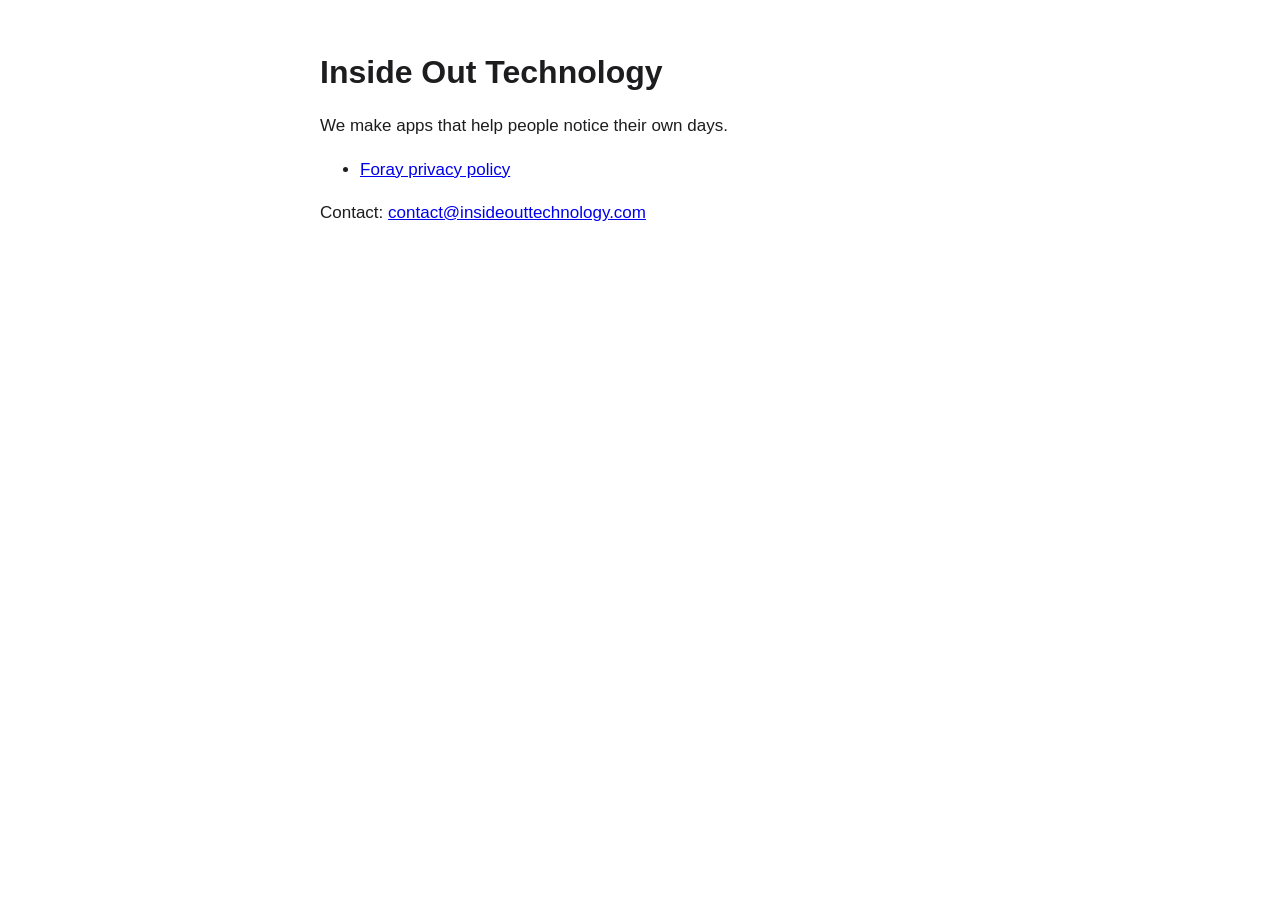
<file: index.html>
<!doctype html>
<html lang="en">
<head>
<meta charset="utf-8">
<meta name="viewport" content="width=device-width, initial-scale=1">
<title>Inside Out Technology</title>
<link rel="stylesheet" href="style.css">
</head>
<body>
<h1>Inside Out Technology</h1>
<p>We make apps that help people notice their own days.</p>
<ul>
<li><a href="privacy.html">Foray privacy policy</a></li>
</ul>
<p>Contact: <a href="mailto:contact@insideouttechnology.com">contact@insideouttechnology.com</a></p>
</body>
</html>
</file>
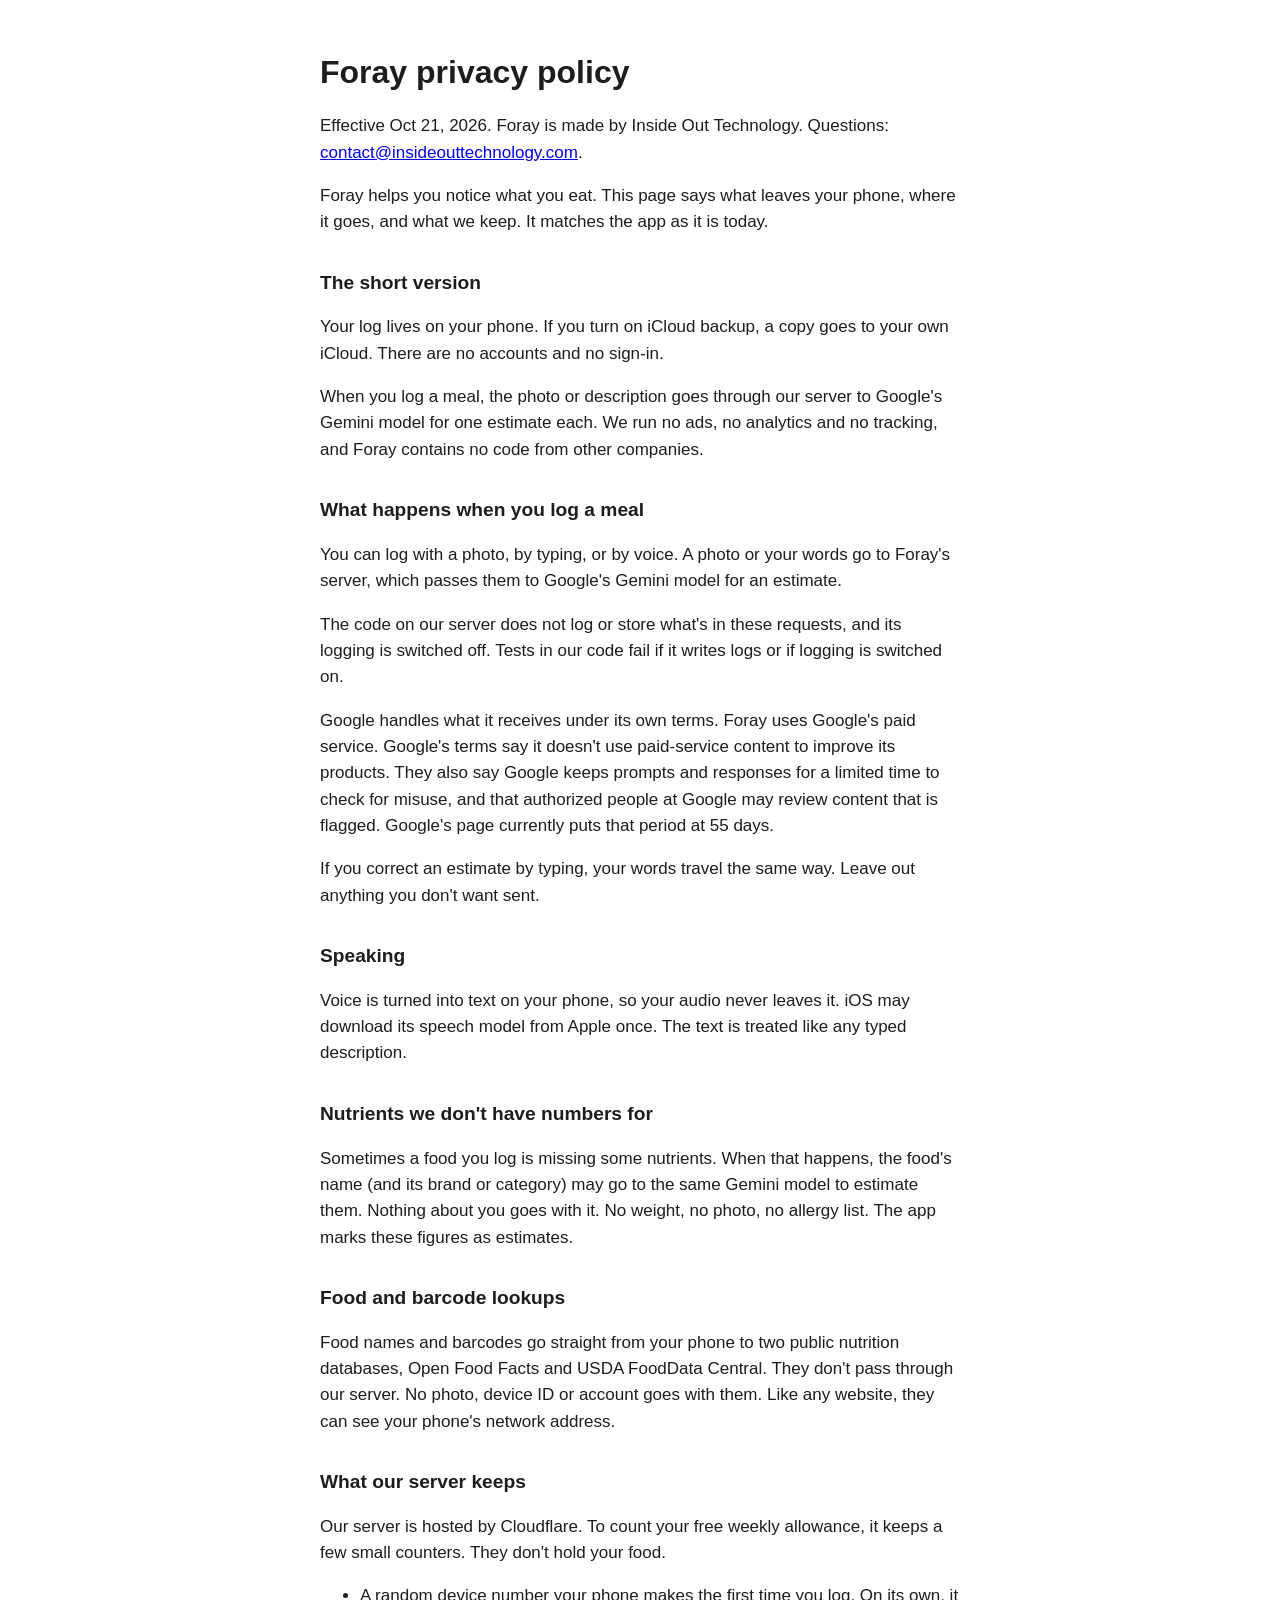
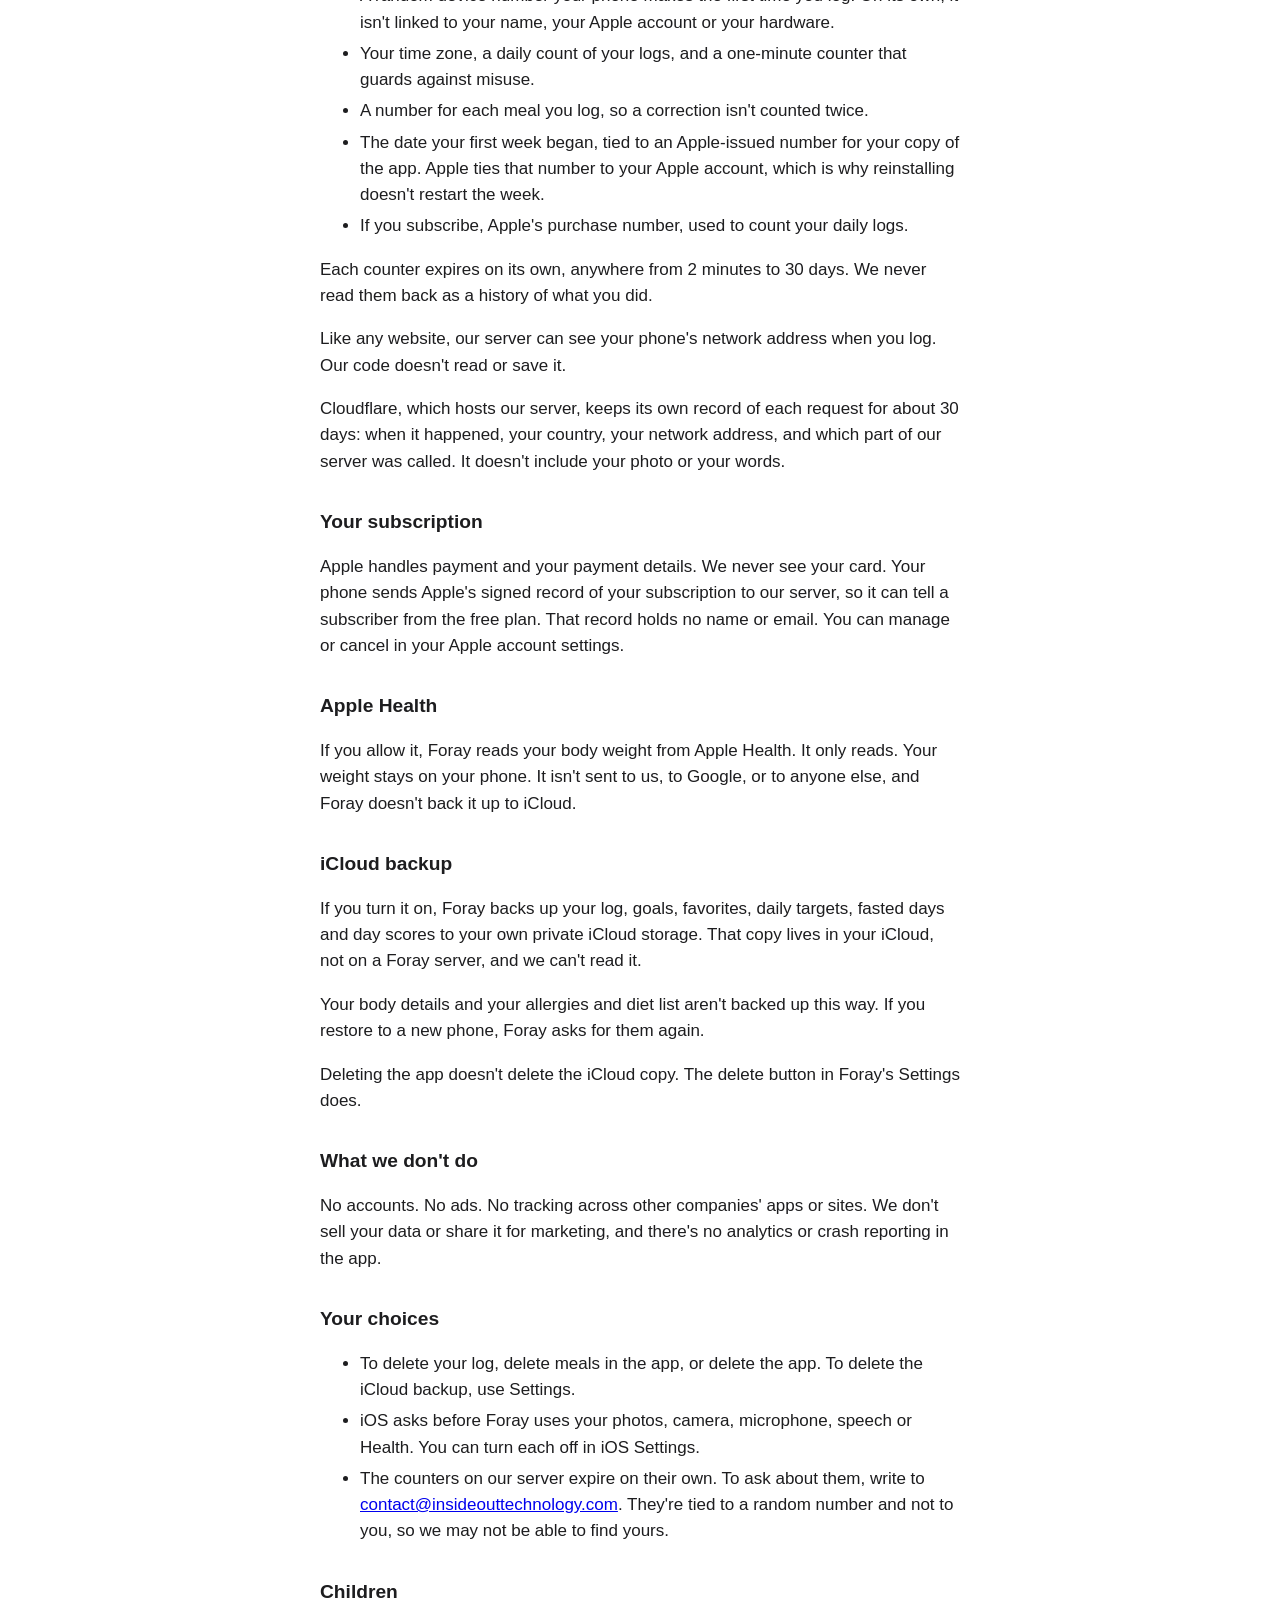
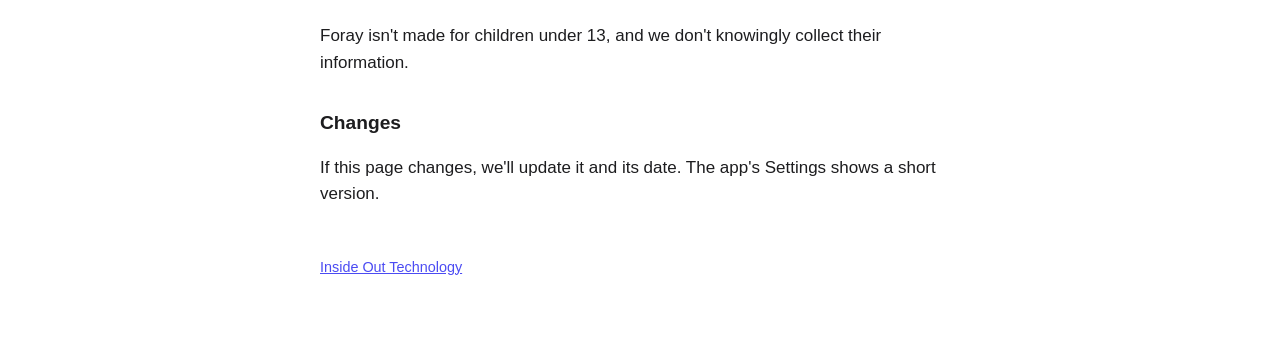
<file: privacy/index.html>
<!doctype html>
<html lang="en">
<head>
<meta charset="utf-8">
<meta name="viewport" content="width=device-width, initial-scale=1">
<title>Foray privacy policy</title>
<link rel="stylesheet" href="/style.css">
</head>
<body>
<h1>Foray privacy policy</h1>
<p>Effective Oct 21, 2026. Foray is made by Inside Out Technology. Questions: <a href="mailto:contact@insideouttechnology.com">contact@insideouttechnology.com</a>.</p>
<p>Foray helps you notice what you eat. This page says what leaves your phone, where it goes, and what we keep. It matches the app as it is today.</p>

<h2>The short version</h2>
<p>Your log lives on your phone. If you turn on iCloud backup, a copy goes to your own iCloud. There are no accounts and no sign-in.</p>
<p>When you log a meal, the photo or description goes through our server to Google's Gemini model for one estimate each. We run no ads, no analytics and no tracking, and Foray contains no code from other companies.</p>

<h2>What happens when you log a meal</h2>
<p>You can log with a photo, by typing, or by voice. A photo or your words go to Foray's server, which passes them to Google's Gemini model for an estimate.</p>
<p>The code on our server does not log or store what's in these requests, and its logging is switched off. Tests in our code fail if it writes logs or if logging is switched on.</p>
<p>Google handles what it receives under its own terms. Foray uses Google's paid service. Google's terms say it doesn't use paid-service content to improve its products. They also say Google keeps prompts and responses for a limited time to check for misuse, and that authorized people at Google may review content that is flagged. Google's page currently puts that period at 55 days.</p>
<p>If you correct an estimate by typing, your words travel the same way. Leave out anything you don't want sent.</p>

<h2>Speaking</h2>
<p>Voice is turned into text on your phone, so your audio never leaves it. iOS may download its speech model from Apple once. The text is treated like any typed description.</p>

<h2>Nutrients we don't have numbers for</h2>
<p>Sometimes a food you log is missing some nutrients. When that happens, the food's name (and its brand or category) may go to the same Gemini model to estimate them. Nothing about you goes with it. No weight, no photo, no allergy list. The app marks these figures as estimates.</p>

<h2>Food and barcode lookups</h2>
<p>Food names and barcodes go straight from your phone to two public nutrition databases, Open Food Facts and USDA FoodData Central. They don't pass through our server. No photo, device ID or account goes with them. Like any website, they can see your phone's network address.</p>

<h2>What our server keeps</h2>
<p>Our server is hosted by Cloudflare. To count your free weekly allowance, it keeps a few small counters. They don't hold your food.</p>
<ul>
<li>A random device number your phone makes the first time you log. On its own, it isn't linked to your name, your Apple account or your hardware.</li>
<li>Your time zone, a daily count of your logs, and a one-minute counter that guards against misuse.</li>
<li>A number for each meal you log, so a correction isn't counted twice.</li>
<li>The date your first week began, tied to an Apple-issued number for your copy of the app. Apple ties that number to your Apple account, which is why reinstalling doesn't restart the week.</li>
<li>If you subscribe, Apple's purchase number, used to count your daily logs.</li>
</ul>
<p>Each counter expires on its own, anywhere from 2 minutes to 30 days. We never read them back as a history of what you did.</p>
<p>Like any website, our server can see your phone's network address when you log. Our code doesn't read or save it.</p>
<p>Cloudflare, which hosts our server, keeps its own record of each request for about 30 days: when it happened, your country, your network address, and which part of our server was called. It doesn't include your photo or your words.</p>

<h2>Your subscription</h2>
<p>Apple handles payment and your payment details. We never see your card. Your phone sends Apple's signed record of your subscription to our server, so it can tell a subscriber from the free plan. That record holds no name or email. You can manage or cancel in your Apple account settings.</p>

<h2>Apple Health</h2>
<p>If you allow it, Foray reads your body weight from Apple Health. It only reads. Your weight stays on your phone. It isn't sent to us, to Google, or to anyone else, and Foray doesn't back it up to iCloud.</p>

<h2>iCloud backup</h2>
<p>If you turn it on, Foray backs up your log, goals, favorites, daily targets, fasted days and day scores to your own private iCloud storage. That copy lives in your iCloud, not on a Foray server, and we can't read it.</p>
<p>Your body details and your allergies and diet list aren't backed up this way. If you restore to a new phone, Foray asks for them again.</p>
<p>Deleting the app doesn't delete the iCloud copy. The delete button in Foray's Settings does.</p>

<h2>What we don't do</h2>
<p>No accounts. No ads. No tracking across other companies' apps or sites. We don't sell your data or share it for marketing, and there's no analytics or crash reporting in the app.</p>

<h2>Your choices</h2>
<ul>
<li>To delete your log, delete meals in the app, or delete the app. To delete the iCloud backup, use Settings.</li>
<li>iOS asks before Foray uses your photos, camera, microphone, speech or Health. You can turn each off in iOS Settings.</li>
<li>The counters on our server expire on their own. To ask about them, write to <a href="mailto:contact@insideouttechnology.com">contact@insideouttechnology.com</a>. They're tied to a random number and not to you, so we may not be able to find yours.</li>
</ul>

<h2>Children</h2>
<p>Foray isn't made for children under 13, and we don't knowingly collect their information.</p>

<h2>Changes</h2>
<p>If this page changes, we'll update it and its date. The app's Settings shows a short version.</p>

<footer><a href="/">Inside Out Technology</a></footer>
</body>
</html>
</file>
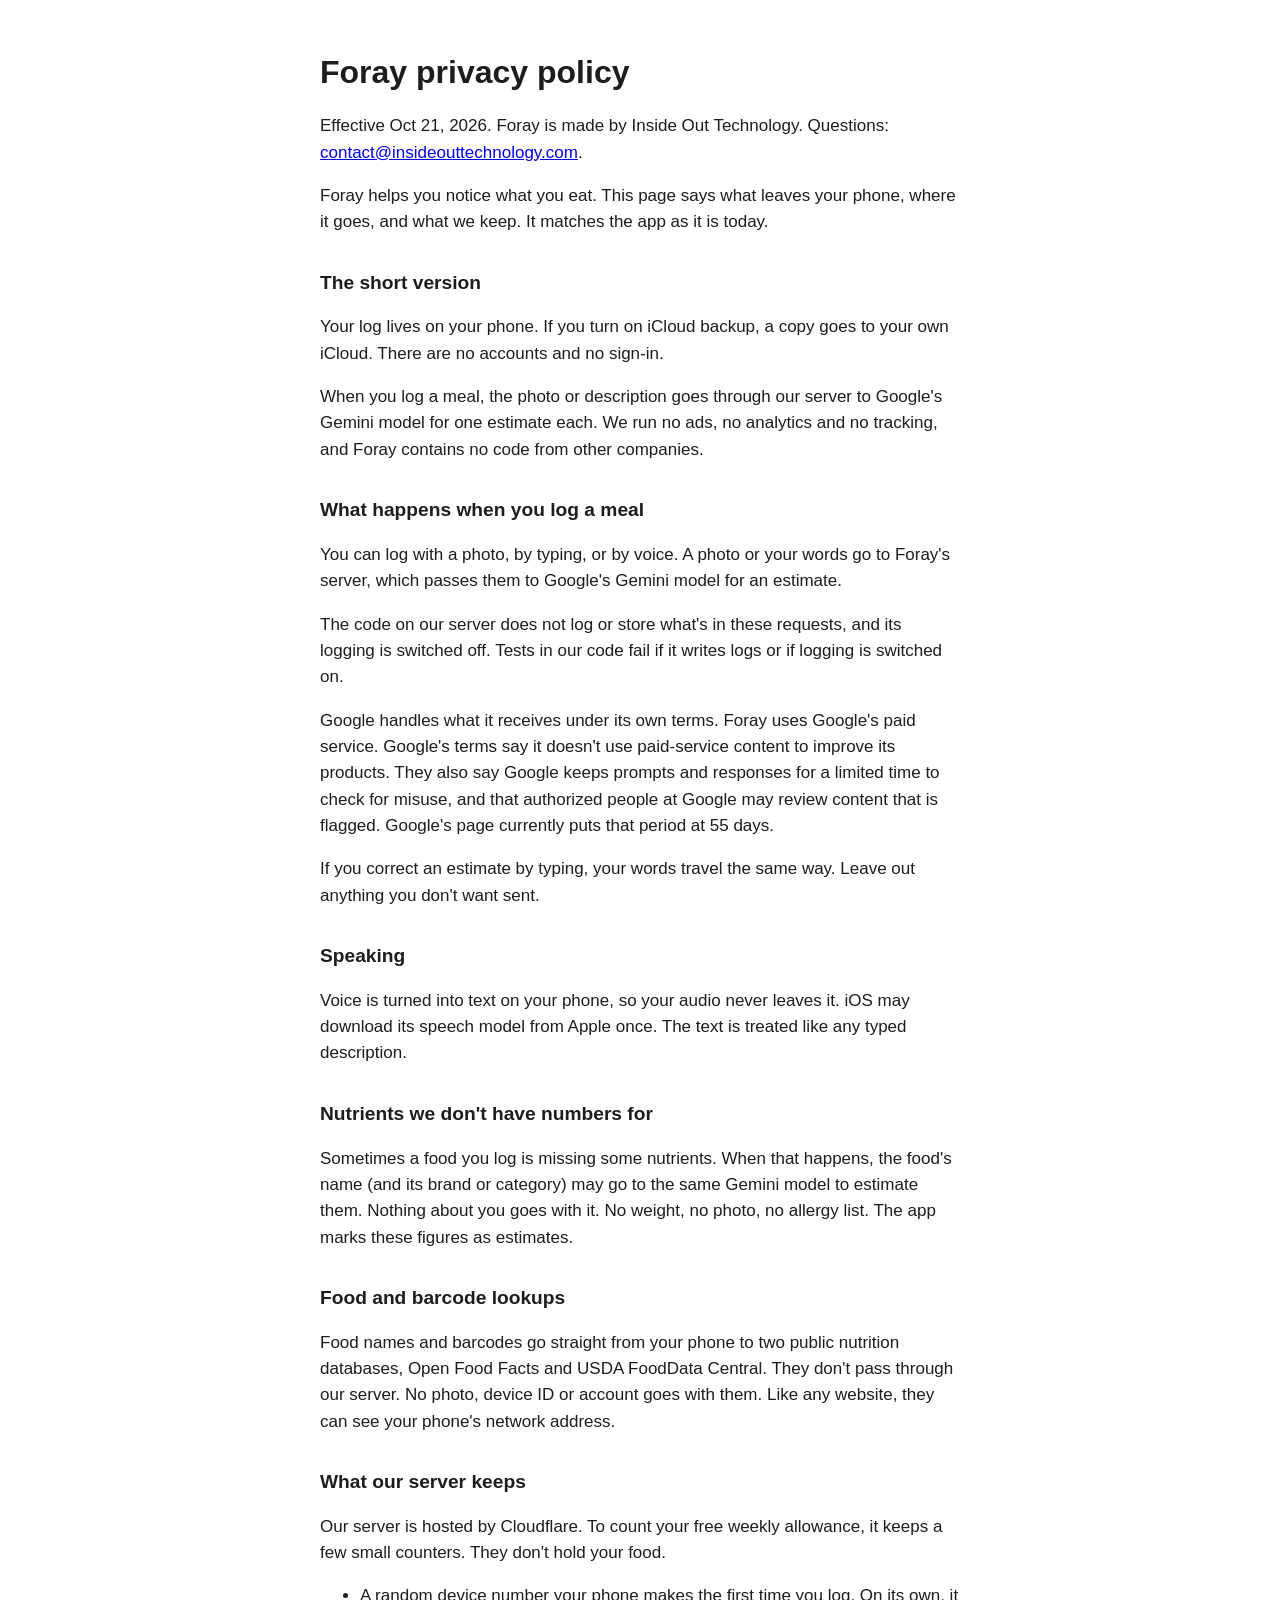
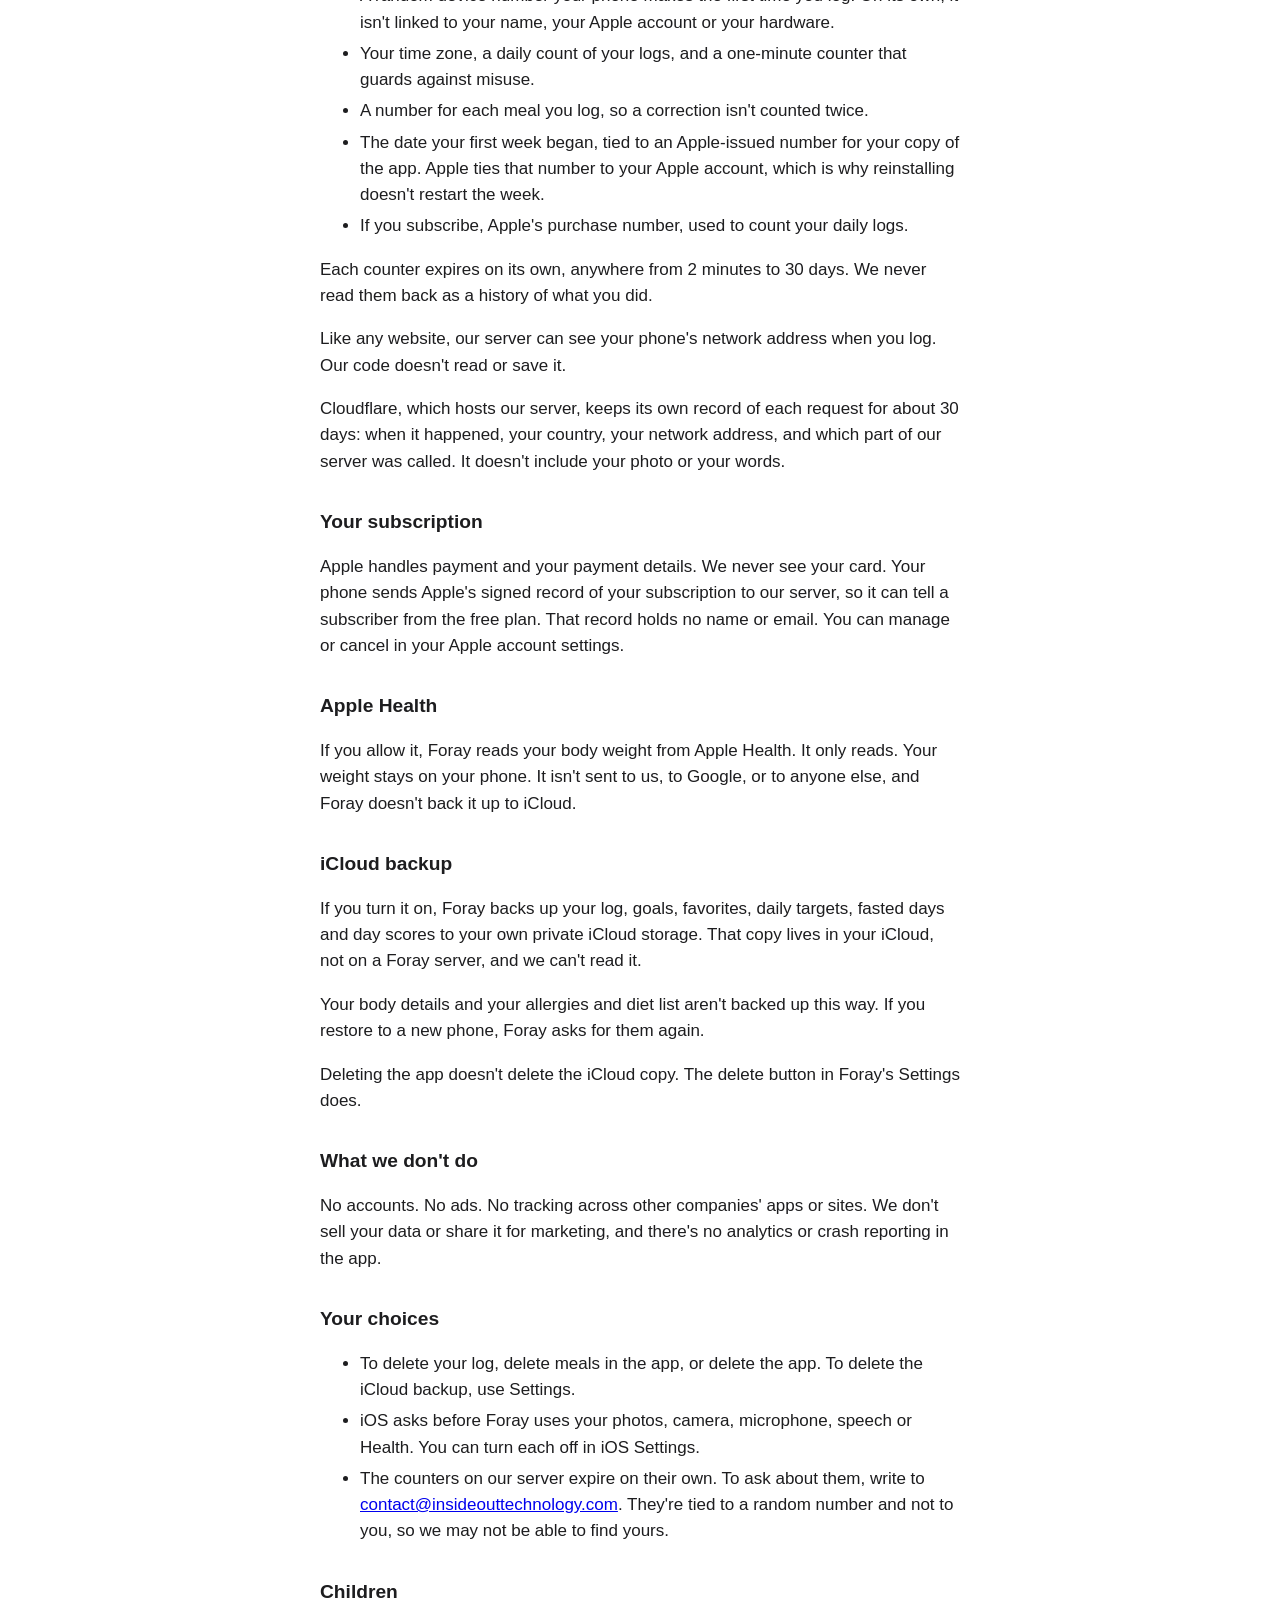
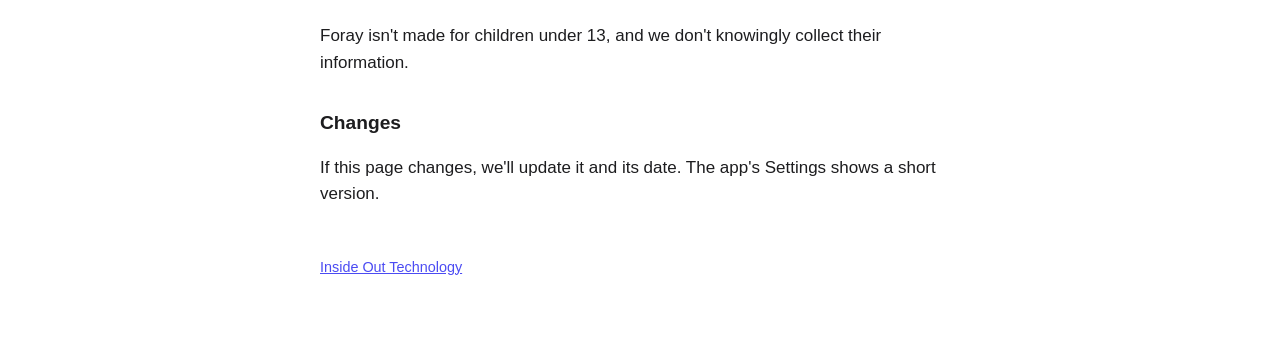
<file: privacy.html>
<!doctype html>
<html lang="en">
<head>
<meta charset="utf-8">
<meta name="viewport" content="width=device-width, initial-scale=1">
<title>Foray privacy policy</title>
<link rel="stylesheet" href="style.css">
</head>
<body>
<h1>Foray privacy policy</h1>
<p>Effective Oct 21, 2026. Foray is made by Inside Out Technology. Questions: <a href="mailto:contact@insideouttechnology.com">contact@insideouttechnology.com</a>.</p>
<p>Foray helps you notice what you eat. This page says what leaves your phone, where it goes, and what we keep. It matches the app as it is today.</p>

<h2>The short version</h2>
<p>Your log lives on your phone. If you turn on iCloud backup, a copy goes to your own iCloud. There are no accounts and no sign-in.</p>
<p>When you log a meal, the photo or description goes through our server to Google's Gemini model for one estimate each. We run no ads, no analytics and no tracking, and Foray contains no code from other companies.</p>

<h2>What happens when you log a meal</h2>
<p>You can log with a photo, by typing, or by voice. A photo or your words go to Foray's server, which passes them to Google's Gemini model for an estimate.</p>
<p>The code on our server does not log or store what's in these requests, and its logging is switched off. Tests in our code fail if it writes logs or if logging is switched on.</p>
<p>Google handles what it receives under its own terms. Foray uses Google's paid service. Google's terms say it doesn't use paid-service content to improve its products. They also say Google keeps prompts and responses for a limited time to check for misuse, and that authorized people at Google may review content that is flagged. Google's page currently puts that period at 55 days.</p>
<p>If you correct an estimate by typing, your words travel the same way. Leave out anything you don't want sent.</p>

<h2>Speaking</h2>
<p>Voice is turned into text on your phone, so your audio never leaves it. iOS may download its speech model from Apple once. The text is treated like any typed description.</p>

<h2>Nutrients we don't have numbers for</h2>
<p>Sometimes a food you log is missing some nutrients. When that happens, the food's name (and its brand or category) may go to the same Gemini model to estimate them. Nothing about you goes with it. No weight, no photo, no allergy list. The app marks these figures as estimates.</p>

<h2>Food and barcode lookups</h2>
<p>Food names and barcodes go straight from your phone to two public nutrition databases, Open Food Facts and USDA FoodData Central. They don't pass through our server. No photo, device ID or account goes with them. Like any website, they can see your phone's network address.</p>

<h2>What our server keeps</h2>
<p>Our server is hosted by Cloudflare. To count your free weekly allowance, it keeps a few small counters. They don't hold your food.</p>
<ul>
<li>A random device number your phone makes the first time you log. On its own, it isn't linked to your name, your Apple account or your hardware.</li>
<li>Your time zone, a daily count of your logs, and a one-minute counter that guards against misuse.</li>
<li>A number for each meal you log, so a correction isn't counted twice.</li>
<li>The date your first week began, tied to an Apple-issued number for your copy of the app. Apple ties that number to your Apple account, which is why reinstalling doesn't restart the week.</li>
<li>If you subscribe, Apple's purchase number, used to count your daily logs.</li>
</ul>
<p>Each counter expires on its own, anywhere from 2 minutes to 30 days. We never read them back as a history of what you did.</p>
<p>Like any website, our server can see your phone's network address when you log. Our code doesn't read or save it.</p>
<p>Cloudflare, which hosts our server, keeps its own record of each request for about 30 days: when it happened, your country, your network address, and which part of our server was called. It doesn't include your photo or your words.</p>

<h2>Your subscription</h2>
<p>Apple handles payment and your payment details. We never see your card. Your phone sends Apple's signed record of your subscription to our server, so it can tell a subscriber from the free plan. That record holds no name or email. You can manage or cancel in your Apple account settings.</p>

<h2>Apple Health</h2>
<p>If you allow it, Foray reads your body weight from Apple Health. It only reads. Your weight stays on your phone. It isn't sent to us, to Google, or to anyone else, and Foray doesn't back it up to iCloud.</p>

<h2>iCloud backup</h2>
<p>If you turn it on, Foray backs up your log, goals, favorites, daily targets, fasted days and day scores to your own private iCloud storage. That copy lives in your iCloud, not on a Foray server, and we can't read it.</p>
<p>Your body details and your allergies and diet list aren't backed up this way. If you restore to a new phone, Foray asks for them again.</p>
<p>Deleting the app doesn't delete the iCloud copy. The delete button in Foray's Settings does.</p>

<h2>What we don't do</h2>
<p>No accounts. No ads. No tracking across other companies' apps or sites. We don't sell your data or share it for marketing, and there's no analytics or crash reporting in the app.</p>

<h2>Your choices</h2>
<ul>
<li>To delete your log, delete meals in the app, or delete the app. To delete the iCloud backup, use Settings.</li>
<li>iOS asks before Foray uses your photos, camera, microphone, speech or Health. You can turn each off in iOS Settings.</li>
<li>The counters on our server expire on their own. To ask about them, write to <a href="mailto:contact@insideouttechnology.com">contact@insideouttechnology.com</a>. They're tied to a random number and not to you, so we may not be able to find yours.</li>
</ul>

<h2>Children</h2>
<p>Foray isn't made for children under 13, and we don't knowingly collect their information.</p>

<h2>Changes</h2>
<p>If this page changes, we'll update it and its date. The app's Settings shows a short version.</p>

<footer><a href="index.html">Inside Out Technology</a></footer>
</body>
</html>
</file>
<file: style.css>
:root{color-scheme:light dark}
body{font:17px/1.55 -apple-system,BlinkMacSystemFont,"Helvetica Neue",Arial,sans-serif;max-width:40rem;margin:0 auto;padding:2rem 1.25rem 4rem;color:#1d1d1f;background:#fff}
@media (prefers-color-scheme:dark){body{color:#f2f2f4;background:#111}a{color:#6cb6ff}}
h1{font-size:2rem;line-height:1.2}h2{font-size:1.2rem;margin-top:2rem}h3{font-size:1.05rem;margin-top:1.5rem}
li{margin:.3rem 0}footer{margin-top:3rem;font-size:.9rem;opacity:.7}
</file>
